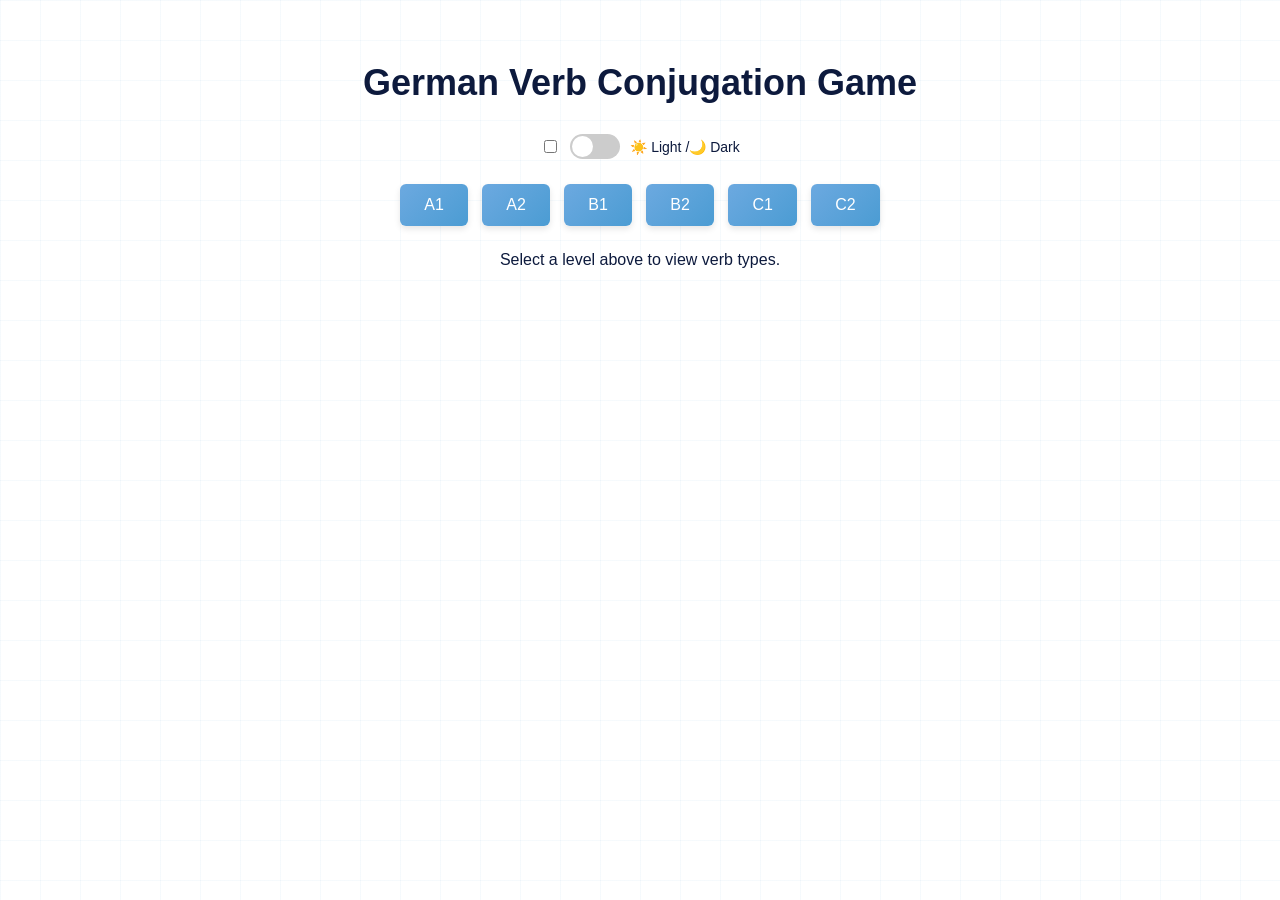
<file: index.html>
<!DOCTYPE html>
<html lang="en">
<head>
  <meta charset="UTF-8" />
  <title>German Verb Conjugation Game</title>
  <link rel="stylesheet" href="style.css">
</head>
<body>
  <h1>German Verb Conjugation Game</h1>

  <label class="toggle-container">
  <input type="checkbox" id="themeToggle" onchange="toggleTheme()" />
  <span class="toggle-slider"></span>
  <span class="toggle-label">☀️ Light /🌙 Dark </span>
</label>

  <!-- Tabs for levels -->
  <div class="tabs">
    <button class="tab-button" onclick="showLevel('A1')">A1</button>
    <button class="tab-button" onclick="showLevel('A2')">A2</button>
    <button class="tab-button" onclick="showLevel('B1')">B1</button>
    <button class="tab-button" onclick="showLevel('B2')">B2</button>
    <button class="tab-button" onclick="showLevel('C1')">C1</button>
    <button class="tab-button" onclick="showLevel('C2')">C2</button>
  </div>

  <!-- Main content container -->
  <div id="levelContent">
    <p>Select a level above to view verb types.</p>
  </div>

  <!-- 🎉 Custom modal popup for success -->
  <div id="customModal" class="modal">
    <div class="modal-content">
      <span class="close-button" onclick="closeModal()">&times;</span>
      <h2>🎉 Well Done!</h2>
      <p>All your answers were correct. Great job!</p>
      <button onclick="closeModal()">Keep Practicing</button>
    </div>
  </div>

  <!-- Scripts -->
  <script src="script.js"></script>
</body>
</html>
</file>
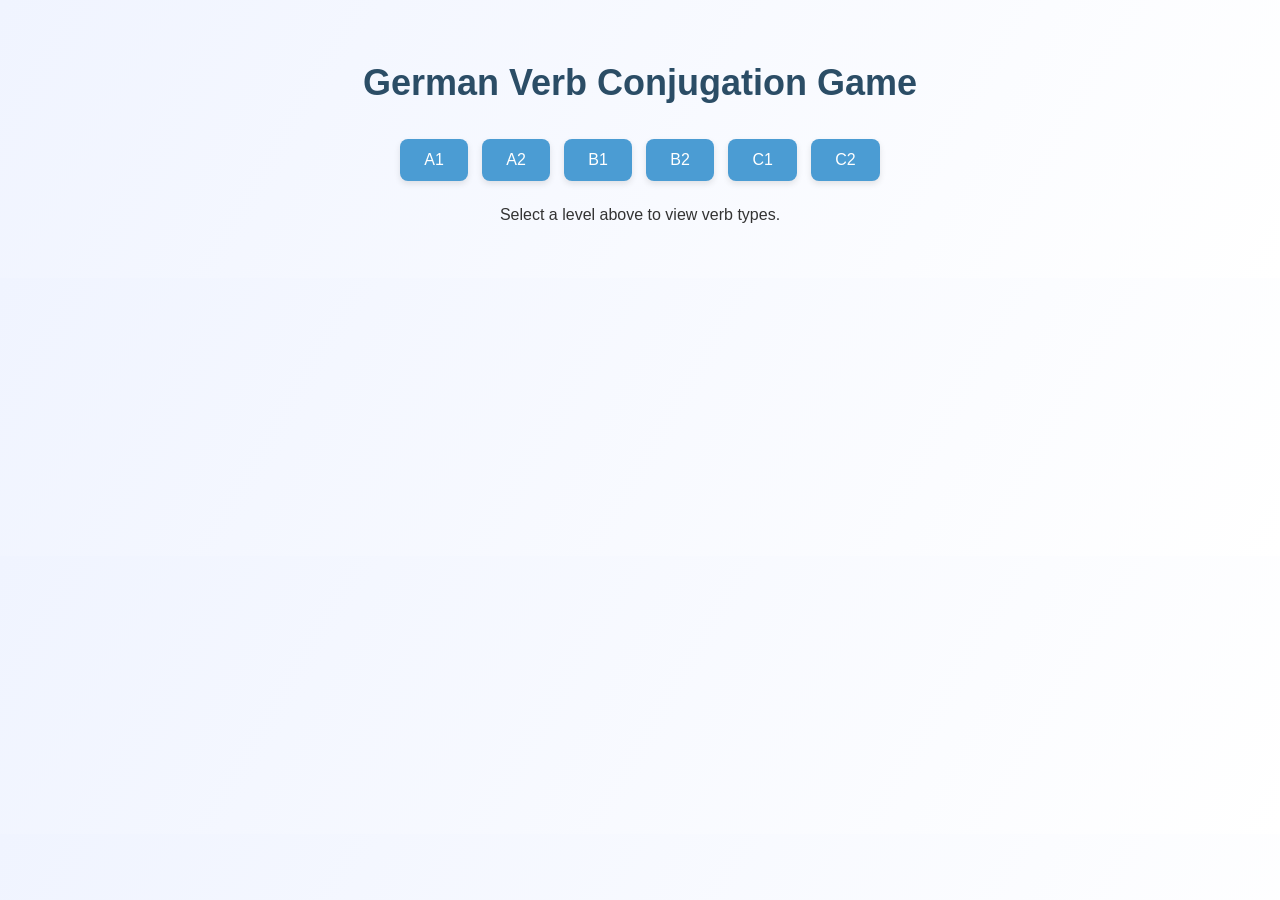
<file: german-game/index.html>
<!DOCTYPE html>
<html lang="en">
<head>
  <meta charset="UTF-8" />
  <title>German Verb Conjugation Game</title>
  <link rel="stylesheet" href="style.css">
</head>
<body>
  <h1>German Verb Conjugation Game</h1>

  <!-- Tabs for levels -->
  <div class="tabs">
    <button class="tab-button" onclick="showLevel('A1')">A1</button>
    <button class="tab-button" onclick="showLevel('A2')">A2</button>
    <button class="tab-button" onclick="showLevel('B1')">B1</button>
    <button class="tab-button" onclick="showLevel('B2')">B2</button>
    <button class="tab-button" onclick="showLevel('C1')">C1</button>
    <button class="tab-button" onclick="showLevel('C2')">C2</button>
  </div>

  <!-- Main content container -->
  <div id="levelContent">
    <p>Select a level above to view verb types.</p>
  </div>

  <!-- 🎉 Custom modal popup for success -->
  <div id="customModal" class="modal">
    <div class="modal-content">
      <span class="close-button" onclick="closeModal()">&times;</span>
      <h2>🎉 Well Done!</h2>
      <p>All your answers were correct. Great job!</p>
      <button onclick="closeModal()">Keep Practicing</button>
    </div>
  </div>

  <!-- Scripts -->
  <script src="script.js"></script>
</body>
</html>
</file>
<file: style.css>
/* === GENERAL LAYOUT === */
/* General Layout */
body {
  font-family: 'Segoe UI', Tahoma, Geneva, Verdana, sans-serif;
  text-align: center;
  padding: 30px;
  color: #f0f0f0;

  /* Futuristic grid background */
  background-color: #0b0f1a;
  background-image: 
    linear-gradient(rgba(255,255,255,0.05) 1px, transparent 1px),
    linear-gradient(90deg, rgba(255,255,255,0.05) 1px, transparent 1px);
  background-size: 40px 40px;
}

/* === TABS === */
.tabs {
  margin-bottom: 20px;
}

.tab-button {
  margin: 5px;
  padding: 12px 24px;
  font-size: 16px;
  cursor: pointer;
  background: linear-gradient(90deg, #00c9ff, #92fe9d);
  color: #0f0f0f;
  border: none;
  border-radius: 12px;
  box-shadow: 0 4px 10px rgba(0,0,0,0.2);
  transition: background 0.3s ease, transform 0.2s ease;
}

.tab-button:hover {
  transform: scale(1.05);
  background: linear-gradient(90deg, #00b4db, #0083b0);
  color: white;
}

/* === VERB TYPE BUTTONS === */
.verb-type {
  margin: 12px;
  padding: 18px;
  border: none;
  display: inline-block;
  width: 220px;
  background: #2d2d2d;
  color: #00fff7;
  border-radius: 16px;
  box-shadow: 0 8px 20px rgba(0, 255, 255, 0.2);
  cursor: pointer;
  transition: transform 0.2s, box-shadow 0.3s;
}

.verb-type:hover {
  background: #202020;
  transform: translateY(-5px);
  box-shadow: 0 12px 24px rgba(0, 255, 255, 0.3);
}

/* === INPUT FIELDS === */
input[type="text"] {
  padding: 10px;
  margin: 8px 0;
  font-size: 16px;
  border: 2px solid #aaa;
  border-radius: 8px;
  width: 60%;
  max-width: 300px;
  background-color: #2f2f2f;
  color: #fff;
  transition: border-color 0.2s ease;
}

input[type="text"]:focus {
  border-color: #00b4db;
  outline: none;
}

input.correct {
  border-color: #28a745 !important;
  background-color: #154734;
}

input.incorrect {
  border-color: #dc3545 !important;
  background-color: #5e1c1c;
}

/* === BUTTONS === */
button {
  margin: 10px;
  padding: 12px 20px;
  font-size: 16px;
  cursor: pointer;
  background: linear-gradient(90deg, #00f260, #0575e6);
  color: white;
  border: none;
  border-radius: 8px;
  box-shadow: 0 4px 12px rgba(0, 0, 0, 0.3);
  transition: background 0.3s ease, transform 0.2s;
}

button:hover {
  background: linear-gradient(90deg, #43e97b, #38f9d7);
  transform: translateY(-2px);
}

button.back {
  background: #888;
}

button.back:hover {
  background: #666;
}

/* === SECTION CONTAINERS === */
#inputsContainer {
  margin-top: 20px;
  margin-bottom: 20px;
}

#result {
  margin-top: 20px;
  font-weight: bold;
  font-size: 18px;
  color: #00e6ac;
}

/* === HEADERS === */
h1 {
  font-size: 36px;
  color: #66fcf1;
  margin-bottom: 30px;
}

h2 {
  color: #45a29e;
  margin-bottom: 20px;
}

/* === TABLE STYLING === */
table {
  width: 90%;
  margin: 20px auto;
  border-collapse: collapse;
  background-color: #1f2833;
  border-radius: 10px;
  overflow: hidden;
  box-shadow: 0 5px 15px rgba(0,0,0,0.3);
  color: #ffffff;
}

table th, table td {
  padding: 14px 20px;
  border: 1px solid #333;
  font-size: 16px;
}

table th {
  background-color: #0b0c10;
  color: #66fcf1;
  text-transform: uppercase;
  letter-spacing: 1px;
}

table tr:nth-child(even) {
  background-color: #2c3e50;
}

table tr:hover {
  background-color: #3e4e5e;
}

/* === DROPDOWN === */
select {
  padding: 10px;
  font-size: 15px;
  border-radius: 6px;
  border: 2px solid #00bcd4;
  background-color: #2c3e50;
  color: #fff;
  transition: border-color 0.2s ease, background-color 0.2s ease;
}

select:hover {
  border-color: #66fcf1;
  background-color: #34495e;
}

select:focus {
  outline: none;
  border-color: #66fcf1;
  box-shadow: 0 0 6px rgba(102, 252, 241, 0.4);
}

/* === MODAL POPUP === */
.modal {
  display: none;
  position: fixed;
  z-index: 999;
  left: 0;
  top: 0;
  width: 100%;
  height: 100%;
  overflow: auto;
  background-color: rgba(0, 0, 0, 0.7);
}

.modal-content {
  background-color: #1f2833;
  margin: 15% auto;
  padding: 30px;
  border-radius: 12px;
  width: 80%;
  max-width: 400px;
  text-align: center;
  color: #66fcf1;
  box-shadow: 0 8px 20px rgba(0,0,0,0.4);
}

.modal-content h2 {
  color: #45df99;
  margin-bottom: 10px;
}

.modal-content button {
  margin-top: 15px;
  background-color: #00f260;
  color: black;
}

.modal-content button:hover {
  background-color: #2af598;
}

.close-button {
  float: right;
  font-size: 24px;
  font-weight: bold;
  cursor: pointer;
  color: #aaa;
}

.close-button:hover {
  color: #fff;
}

/* === THEME TOGGLE === */ 
.toggle-container {
  display: inline-flex;
  align-items: center;
  gap: 10px;
  margin-bottom: 20px;
}

.toggle-slider {
  width: 50px;
  height: 25px;
  background-color: #ccc;
  border-radius: 25px;
  position: relative;
  cursor: pointer;
  transition: background-color 0.3s;
}

.toggle-slider::before {
  content: "";
  position: absolute;
  height: 21px;
  width: 21px;
  background-color: white;
  border-radius: 50%;
  top: 2px;
  left: 2px;
  transition: transform 0.3s;
}

input[type="checkbox"]:checked + .toggle-slider {
  background-color: #4b9cd3;
}

input[type="checkbox"]:checked + .toggle-slider::before {
  transform: translateX(25px);
}

.toggle-label {
  font-size: 14px;
  color: inherit;
}


/* === LIGHT THEME: white + neon contrast === */
body.light {
  background-color: #ffffff;
  color: #0d1a3d;
  background-image: 
    linear-gradient(rgba(75, 156, 211, 0.05) 1px, transparent 1px),
    linear-gradient(90deg, rgba(75, 156, 211, 0.05) 1px, transparent 1px);
  background-size: 40px 40px;
}

body.light h1, 
body.light h2 {
  color: #0d1a3d;
}

body.light table {
  background-color: #ffffff;
  color: #0d1a3d;
  border-radius: 10px;
  box-shadow: 0 4px 12px rgba(85, 161, 211, 0.15);
}

body.light table th {
  background-color: #5d8dd6;
  color: #ffffff;
  text-transform: uppercase;
}

body.light table tr:nth-child(even) {
  background-color: #f0f6ff;
}

body.light input[type="text"],
body.light select {
  background-color: #fdfdfd;
  color: #0d1a3d;
  border: 1px solid #b5c9e1;
  box-shadow: inset 0 1px 2px rgba(0,0,0,0.05);
}

body.light button {
  background: linear-gradient(135deg, #6ca9e0, #4b9cd3);
  color: white;
  border: none;
  border-radius: 6px;
  box-shadow: 0 3px 6px rgba(0,0,0,0.1);
}

body.light button:hover {
  background: linear-gradient(135deg, #5a8cc7, #3a85c0);
}

body.light .verb-type {
  background-color: #4b9cd3; /* Same as A1/A2 buttons */
  color: #ffffff;
  box-shadow: 0 4px 10px rgba(75, 156, 211, 0.2);
}

body.light .verb-type:hover {
  background-color: #3179b4;
  transform: translateY(-3px);
}

body.light table tr:hover {
  background-color: #5094dd; /* soft light blue, fits the neon aesthetic */
}

/* === DARK THEME === */
body.dark {
  background-color: #0b0f1a;
  color: #f0f0f0;
}

body.dark h1,
body.dark h2 {
  color: #ffffff;
}

body.dark table {
  background-color: #1a1e2a;
  color: #f0f0f0;
  border-radius: 10px;
  box-shadow: 0 4px 12px rgba(0,0,0,0.3);
}

body.dark table th {
  background-color: #4b9cd3;
  color: #ffffff;
}

body.dark table tr:nth-child(even) {
  background-color: #2a2e3d;
}

body.dark table tr:hover {
  background-color: #36415c; /* or any hover color you like */
}

body.dark input[type="text"],
body.dark select {
  background-color: #222;
  color: #fff;
  border: 1px solid #555;
}

body.dark button {
  background-color: #4b9cd3;
  color: white;
}

body.dark button:hover {
  background-color: #3179b4;
}

body.dark .verb-type {
  background-color: #1a1e2a;
  color: #f0f0f0;
}

body.dark .verb-type:hover {
  background-color: #2a2e3d;
  transform: translateY(-3px);
}
</file>
<file: german-game/style.css>
/* General Layout */
body {
  font-family: 'Segoe UI', Tahoma, Geneva, Verdana, sans-serif;
  text-align: center;
  padding: 30px;
  background: linear-gradient(120deg, #f0f4ff, #ffffff);
  color: #333;
}

/* Tabs */
.tabs {
  margin-bottom: 20px;
}

.tab-button {
  margin: 5px;
  padding: 12px 24px;
  font-size: 16px;
  cursor: pointer;
  background: #4b9cd3;
  color: white;
  border: none;
  border-radius: 8px;
  box-shadow: 0 3px 6px rgba(0,0,0,0.1);
  transition: background 0.3s ease;
}

.tab-button:hover {
  background: #3179b4;
}

/* Verb Type Buttons */
.verb-type {
  margin: 12px;
  padding: 18px;
  border: none;
  display: inline-block;
  width: 220px;
  background: #ffffff;
  border-radius: 12px;
  box-shadow: 0 6px 10px rgba(0, 0, 0, 0.1);
  cursor: pointer;
  transition: transform 0.2s, background 0.3s;
}

.verb-type:hover {
  background: #f1f9ff;
  transform: translateY(-3px);
}

/* Input Fields */
input[type="text"] {
  padding: 10px;
  margin: 8px 0;
  font-size: 16px;
  border: 2px solid #ccc;
  border-radius: 6px;
  width: 60%;
  max-width: 300px;
  transition: border-color 0.2s ease;
}

input[type="text"]:focus {
  border-color: #4b9cd3;
  outline: none;
}

/* Correct/Incorrect Input Styling */
input.correct {
  border-color: #28a745 !important;
  background-color: #eafaf1;
}

input.incorrect {
  border-color: #dc3545 !important;
  background-color: #fcebea;
}

/* Buttons */
button {
  margin: 10px;
  padding: 12px 20px;
  font-size: 16px;
  cursor: pointer;
  background: #28a745;
  color: white;
  border: none;
  border-radius: 6px;
  box-shadow: 0 3px 6px rgba(0,0,0,0.1);
  transition: background 0.3s ease;
}

button:hover {
  background: #218838;
}

/* Back Button Variant */
button.back {
  background: #6c757d;
}

button.back:hover {
  background: #5a6268;
}

/* Section Containers */
#inputsContainer {
  margin-top: 20px;
  margin-bottom: 20px;
}

#result {
  margin-top: 20px;
  font-weight: bold;
  font-size: 18px;
}

/* Headers */
h1 {
  font-size: 36px;
  color: #2b4d66;
  margin-bottom: 30px;
}

h2 {
  color: #375a7f;
  margin-bottom: 20px;
}
/* Verb List Table */
table {
  width: 80%;
  margin: 20px auto;
  border-collapse: collapse;
  box-shadow: 0 4px 10px rgba(0,0,0,0.1);
  background-color: #fff;
  border-radius: 8px;
  overflow: hidden;
}

table th, table td {
  padding: 14px 20px;
  border: 1px solid #ddd;
  font-size: 16px;
}

table th {
  background-color: #4b9cd3;
  color: white;
  text-transform: uppercase;
  letter-spacing: 1px;
}

table tr:nth-child(even) {
  background-color: #f9f9f9;
}

table tr:hover {
  background-color: #eef6ff;
}
select {
  padding: 10px;
  font-size: 15px;
  border-radius: 6px;
  border: 2px solid #ccc;
  background-color: #f8f9fa;
  transition: border-color 0.2s ease, background-color 0.2s ease;
}

select:hover {
  border-color: #4b9cd3;
  background-color: #eef6fb;
}

select:focus {
  outline: none;
  border-color: #4b9cd3;
  box-shadow: 0 0 4px rgba(75, 156, 211, 0.4);
}
/* === MODAL POPUP === */
.modal {
  display: none; /* Hides it by default */
  position: fixed;
  z-index: 999;
  left: 0;
  top: 0;
  width: 100%;
  height: 100%;
  overflow: auto;
  background-color: rgba(0, 0, 0, 0.6); /* Dark transparent background */
}

.modal-content {
  background-color: #fff;
  margin: 15% auto;
  padding: 30px;
  border-radius: 10px;
  width: 80%;
  max-width: 400px;
  text-align: center;
  box-shadow: 0 5px 15px rgba(0,0,0,0.3);
}

.modal-content h2 {
  color: #28a745;
  margin-bottom: 10px;
}

.modal-content button {
  margin-top: 15px;
  background-color: #28a745;
  color: white;
}

.modal-content button:hover {
  background-color: #218838;
}

.close-button {
  float: right;
  font-size: 24px;
  font-weight: bold;
  cursor: pointer;
  color: #aaa;
}

.close-button:hover {
  color: #000;
}
</file>
